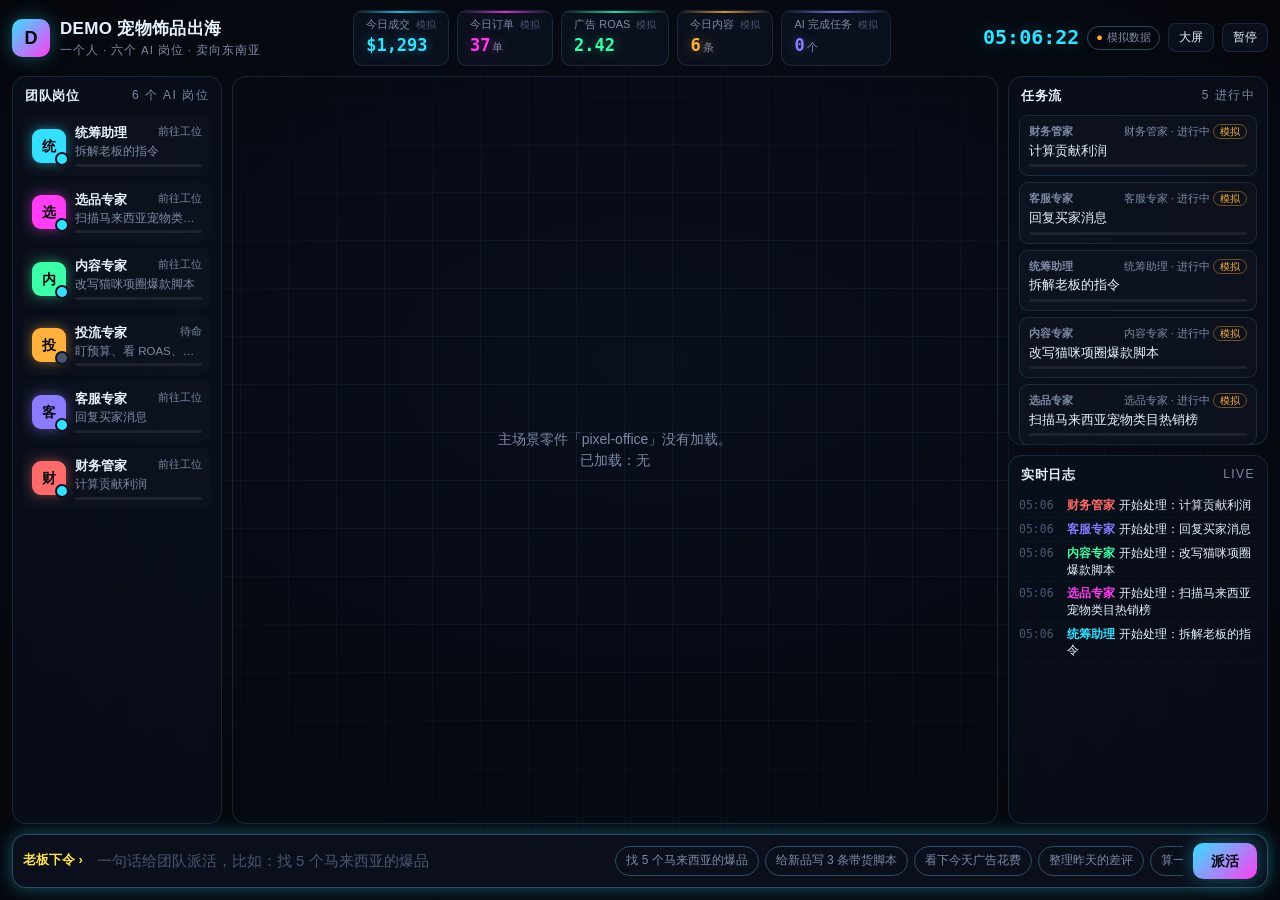
<file: skills/cap-tiktok-workbench/assets/starter/index.html>
<!doctype html>
<html lang="zh-CN">
<head>
  <meta charset="utf-8" />
  <meta name="viewport" content="width=device-width, initial-scale=1" />
  <title>OPC 工作台</title>
  <link rel="stylesheet" href="core/shell.css" />
  <!-- 老板自己的样式 custom/custom.css：由生成器按文件是否存在写入 -->
  <!-- CUSTOM-CSS:BEGIN -->
  <!-- CUSTOM-CSS:END -->
</head>
<body>
  <div class="wb" id="wb"></div>

  <!-- 运行核心与插座（不要改顺序） -->
  <script src="core/state.js"></script>
  <script src="sources/sim.js"></script>
  <script src="core/fx.js"></script>
  <script src="sources/live-json.js"></script>

  <!-- 公司配置：由视觉卡、公司卡生成，改名字、岗位、KPI、风格都在这个文件 -->
  <script src="data/company.js"></script>
  <!-- 看图挑选页的临时预览（地址不带 ?preview 时什么都不做） -->
  <script src="core/preview.js"></script>

  <!-- 零件：由 scripts/new_workbench.py 按配置写入 -->
  <!-- PARTS:BEGIN -->
  <!-- PARTS:END -->

  <script src="core/shell.js"></script>

  <!-- 老板自己的脚本 custom/custom.js：由生成器按文件是否存在写入 -->
  <!-- CUSTOM-JS:BEGIN -->
  <!-- CUSTOM-JS:END -->
</body>
</html>
</file>
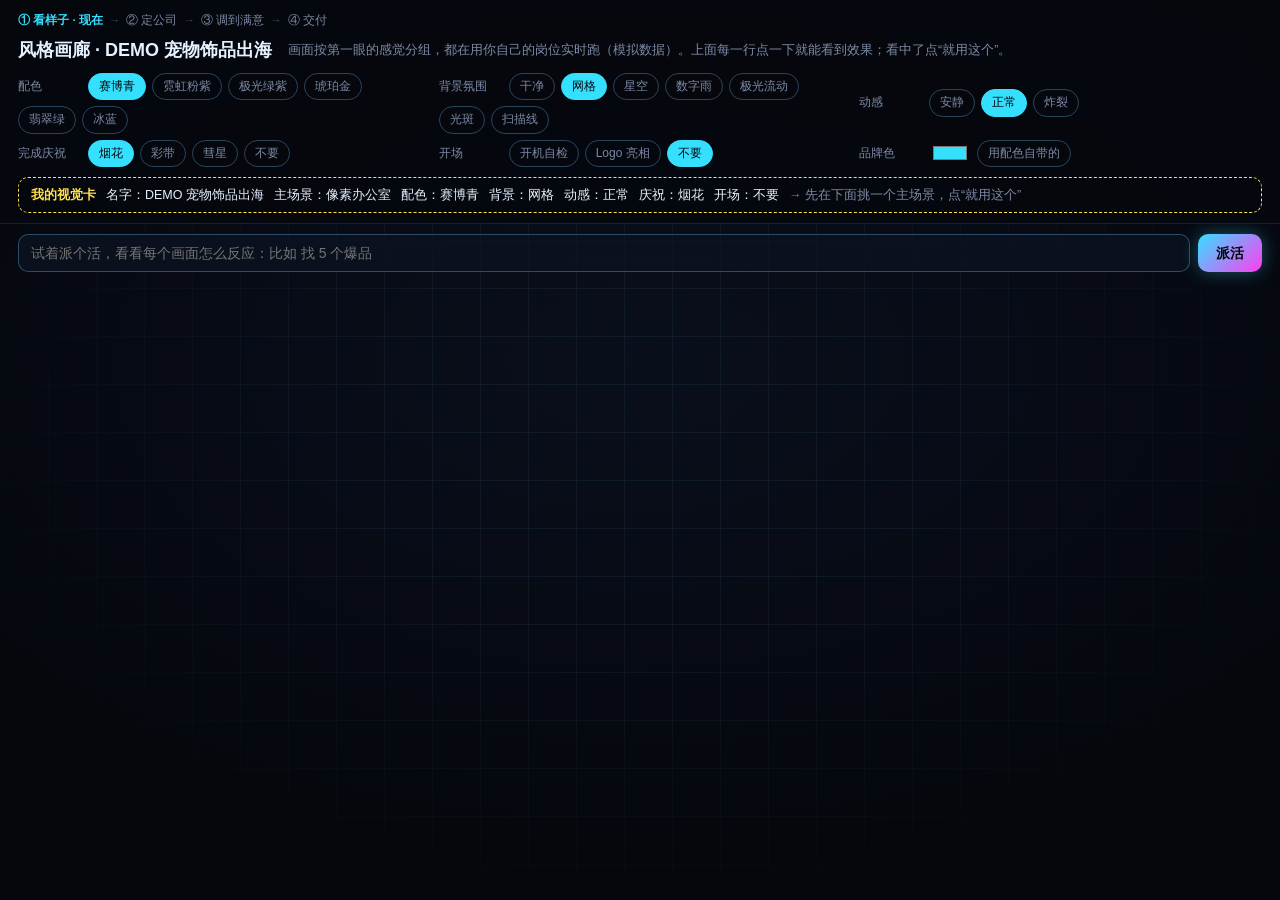
<file: skills/cap-tiktok-workbench/assets/starter/gallery.html>
<!doctype html>
<html lang="zh-CN">
<head>
  <meta charset="utf-8" />
  <meta name="viewport" content="width=device-width, initial-scale=1" />
  <title>风格画廊 · OPC 工作台</title>
  <link rel="stylesheet" href="core/shell.css" />
  <style>
    /* 画廊整页滚动：body 不能固定一屏高，否则顶部控制台滚过一屏就跟着走了 */
    html, body { height: auto; min-height: 100%; }
    body { overflow: visible; }
    .g-top { position: sticky; top: 0; z-index: 20; padding: 12px 18px 10px; background: color-mix(in srgb, var(--bg) 86%, transparent); backdrop-filter: blur(12px); border-bottom: 1px solid var(--line); }
    .g-row1 { display: flex; flex-wrap: wrap; align-items: center; gap: 8px 16px; }
    .g-top h1 { margin: 0; font-size: 18px; }
    .g-top p { margin: 0; color: var(--muted); font-size: 12.5px; flex: 1; min-width: 240px; }
    .g-console { display: grid; grid-template-columns: repeat(auto-fit, minmax(300px, 1fr)); gap: 6px 18px; margin-top: 10px; }
    .g-dim { display: flex; align-items: center; gap: 6px; flex-wrap: wrap; }
    .g-dim > span { font-size: 12px; color: var(--muted); width: 64px; flex-shrink: 0; }
    .g-dim button { padding: 4px 10px; border-radius: 99px; border: 1px solid var(--line-strong); background: transparent; cursor: pointer; font-size: 12px; color: var(--muted); }
    .g-dim button.on { color: var(--bg); background: var(--accent); border-color: var(--accent); }
    .g-card { margin-top: 10px; display: flex; flex-wrap: wrap; align-items: center; gap: 10px; padding: 8px 12px; border-radius: 10px; border: 1px dashed var(--boss); font-size: 12.5px; }
    .g-card b { color: var(--boss); }
    .g-card code { color: var(--text); }
    .g-grid { position: relative; z-index: 1; display: grid; grid-template-columns: repeat(auto-fill, minmax(min(100%, 560px), 1fr)); gap: 14px; padding: 14px 18px 40px; }
    .g-tile { position: relative; border: 1px solid var(--line); border-radius: 14px; background: var(--panel); overflow: hidden; display: grid; grid-template-rows: auto 380px; }
    .g-h { display: flex; align-items: center; gap: 10px; padding: 10px 12px; border-bottom: 1px solid var(--line); }
    .g-h b { font-size: 15px; }
    .g-h span { color: var(--muted); font-size: 12px; flex: 1; }
    .g-h button { padding: 5px 12px; border-radius: 8px; border: 1px solid var(--accent); background: transparent; color: var(--accent); cursor: pointer; font-size: 12px; }
    .g-tile.picked { border-color: var(--boss); box-shadow: 0 0 22px color-mix(in srgb, var(--boss) 30%, transparent); }
    .g-tile.picked .g-h button { background: var(--boss); color: var(--bg); border-color: var(--boss); }
    .g-stage { position: relative; }
    body.fx-on .g-tile { background: color-mix(in srgb, var(--panel-solid) 30%, transparent); }
    .g-group { grid-column: 1 / -1; display: flex; flex-wrap: wrap; align-items: baseline; gap: 4px 12px; margin-top: 8px; padding-bottom: 6px; border-bottom: 1px solid var(--line); }
    .g-group b { font-size: 18px; color: var(--accent); }
    .g-group span { color: var(--muted); font-size: 13px; }
    .g-cmd { position: relative; z-index: 1; display: flex; gap: 8px; padding: 10px 18px 0; }
    .g-cmd input { flex: 1; background: var(--panel); border: 1px solid var(--line-strong); border-radius: 10px; padding: 8px 12px; color: var(--text); font: inherit; }
  </style>
</head>
<body>
  <header class="g-top">
    <nav class="wb-road" aria-label="四步路线"><b>① 看样子 · 现在</b><i>→</i><span>② 定公司</span><i>→</i><span>③ 调到满意</span><i>→</i><span>④ 交付</span></nav>
    <div class="g-row1">
      <h1 id="g-title">风格画廊</h1>
      <p>画面按第一眼的感觉分组，都在用你自己的岗位实时跑（模拟数据）。上面每一行点一下就能看到效果；看中了点“就用这个”。</p>
    </div>
    <div class="g-console" id="g-console"></div>
    <div class="g-card" id="g-card"></div>
  </header>
  <div class="g-cmd"><input id="g-input" placeholder="试着派个活，看看每个画面怎么反应：比如 找 5 个爆品" /><button class="go" id="g-go">派活</button></div>
  <main class="g-grid" id="g-grid"></main>

  <script src="core/state.js"></script>
  <script src="sources/sim.js"></script>
  <script src="core/fx.js"></script>
  <script src="data/company.js"></script>
  <!-- PARTS:BEGIN -->
  <!-- PARTS:END -->
  <script>
  (function () {
    var WB = window.Workbench, FX = window.WorkbenchFX, cfg = window.WB_COMPANY;
    cfg.theme = cfg.theme || {};
    var th = cfg.theme;
    th.palette = th.palette || 'cyber';
    th.fx = th.fx == null ? ['grid'] : [].concat(th.fx);
    th.motion = th.motion || 'normal';
    th.celebrate = th.celebrate || 'fireworks';
    th.opening = th.opening || 'none';
    WB.init(cfg);
    // 画廊按“第一眼气质”分组：问老板的每个选项都要能在这一页上找到同名的组、画面或按钮
    // 每个画面只属于一组；分组和 references/visual-discovery.md 的“气质 → 候选”表保持一致
    var GROUPS = [
      ['warm', '温暖有人味', '像一间真的公司，有人在干活'],
      ['club', '潮酷夜店', '霓虹和星光，第一眼最抓人'],
      ['tech', '科技冷酷', '像数据中心、指挥舱'],
      ['calm', '高级沉稳', '安静、有质感，适合放给别人看'],
      ['more', '更多画面', '后来装进零件库的画面']
    ];
    var SCENES = {
      'pixel-office': ['像素办公室', 'warm', '小人走来走去，接活回工位，干完去老板桌前汇报'],
      'globe': ['全球市场', 'warm', '点阵世界地图，每干完一个活就有光弧飞向一个市场'],
      'neon-grid': ['霓虹赛博', 'club', '霓虹框、透视网格、电路脉冲和数字雨'],
      'neural-galaxy': ['神经星河', 'club', '深空里的星球和光纤，越忙的岗位越亮'],
      'data-vortex': ['数据漩涡', 'tech', '发光核心外一圈圈轨道，任务绕圈做完旋进中心'],
      'node-matrix': ['信号总线', 'tech', '彩虹总线连着数字卡和岗位卡，光点来回跑'],
      'energy-flow': ['能量流体', 'calm', '彩色能量带从老板流向各岗位，再流向成果'],
      'pipeline': ['流水线', 'calm', '任务卡一列列从左往右走，最清楚']
    };
    // 点“就用这个”后按组自动配好背景、动感、庆祝（和 references/visual-discovery.md 的“气质 → 自动配置”表一致）
    // 老板在顶上控制台自己点过的那几项保持不变
    var GROUP_LOOK = {
      warm: { fx: ['bokeh'], motion: 'normal', celebrate: 'confetti' },
      club: { fx: ['scan', 'stars'], motion: 'wild', celebrate: 'fireworks' },
      tech: { fx: ['grid', 'rain'], motion: 'normal', celebrate: 'comet' },
      calm: { fx: ['aurora'], motion: 'calm', celebrate: 'confetti' }
    };
    var touched = {};
    var names = {};
    Object.keys(SCENES).forEach(function (k) { names[k] = SCENES[k][0]; });
    var grid = document.getElementById('g-grid'), insts = [];
    document.getElementById('g-title').textContent = '风格画廊 · ' + ((cfg.company && cfg.company.name) || '我的 OPC 公司');

    var DIMS = [
      { key: 'palette', label: '配色', opts: [['cyber', '赛博青'], ['neon', '霓虹粉紫'], ['aurora', '极光绿紫'], ['amber', '琥珀金'], ['jade', '翡翠绿'], ['ice', '冰蓝']] },
      { key: 'fx', label: '背景氛围', multi: true, opts: [['none', '干净'], ['grid', '网格'], ['stars', '星空'], ['rain', '数字雨'], ['aurora', '极光流动'], ['bokeh', '光斑'], ['scan', '扫描线']] },
      { key: 'motion', label: '动感', opts: [['calm', '安静'], ['normal', '正常'], ['wild', '炸裂']] },
      { key: 'celebrate', label: '完成庆祝', opts: [['fireworks', '烟花'], ['confetti', '彩带'], ['comet', '彗星'], ['none', '不要']] },
      { key: 'opening', label: '开场', opts: [['boot', '开机自检'], ['reveal', 'Logo 亮相'], ['none', '不要']] }
    ];

    function applyAll(remount) {
      document.documentElement.setAttribute('data-palette', th.palette);
      document.documentElement.removeAttribute('style');
      if (FX) { FX.applyBrand(th); FX.background(th); }
      if (remount) mountAll();
      card();
    }

    function consoleUI() {
      var box = document.getElementById('g-console');
      box.innerHTML = '';
      DIMS.forEach(function (d) {
        var row = document.createElement('div'); row.className = 'g-dim';
        row.innerHTML = '<span>' + d.label + '</span>';
        d.opts.forEach(function (o) {
          var b = document.createElement('button'); b.textContent = o[1];
          var on = d.multi ? (o[0] === 'none' ? th[d.key].length === 0 : th[d.key].indexOf(o[0]) !== -1) : th[d.key] === o[0];
          if (on) b.className = 'on';
          b.addEventListener('click', function () {
            touched[d.key] = true;
            if (d.multi && o[0] === 'none') th[d.key] = [];
            else if (d.multi) {
              var i = th[d.key].indexOf(o[0]);
              if (i === -1) th[d.key].push(o[0]); else th[d.key].splice(i, 1);
            } else th[d.key] = o[0];
            consoleUI();
            if (d.key === 'palette') applyAll(true);
            else if (d.key === 'fx' || d.key === 'motion') applyAll(false);
            else card();
            if (d.key === 'celebrate' && FX) FX.celebrate(o[0]);
            if (d.key === 'opening' && FX) FX.opening(o[0], cfg);
          });
          row.appendChild(b);
        });
        box.appendChild(row);
      });
      var brand = document.createElement('div'); brand.className = 'g-dim';
      brand.innerHTML = '<span>品牌色</span><input type="color" id="g-brand" value="' + (th.accent || '#35e0ff') + '" style="width:42px;height:24px;border:0;background:transparent;cursor:pointer" /><button id="g-brand-x">用配色自带的</button>';
      box.appendChild(brand);
      brand.querySelector('#g-brand').addEventListener('input', function (e) { th.accent = e.target.value; applyAll(false); });
      brand.querySelector('#g-brand-x').addEventListener('click', function () { delete th.accent; applyAll(false); consoleUI(); });
    }

    function esc(s) { return String(s).replace(/[&<>"']/g, function (c) { return { '&': '&amp;', '<': '&lt;', '>': '&gt;', '"': '&quot;', "'": '&#39;' }[c]; }); }
    function card() {
      var pick = function (k) { var d = DIMS.find(function (x) { return x.key === k; }); return [].concat(th[k]).map(function (v) { var o = d.opts.find(function (x) { return x[0] === v; }); return o ? o[1] : v; }).join('+') || '干净'; };
      document.getElementById('g-card').innerHTML = '<b>我的视觉卡</b><span>名字：' + esc((cfg.company && cfg.company.name) || '我的 OPC 公司') + '</span><span>主场景：' + (names[th.main_scene] || '还没选') + '</span><span>配色：' + pick('palette') +
        (th.accent ? '</span><span>品牌色：' + th.accent : '') + '</span><span>背景：' + pick('fx') + '</span><span>动感：' + pick('motion') + '</span><span>庆祝：' + pick('celebrate') + '</span><span>开场：' + pick('opening') +
        '</span>' + (th._picked ? '<a class="go" style="text-decoration:none;padding:6px 14px;border-radius:9px" href="pick.html?' + new URLSearchParams({ scene: th.main_scene, palette: th.palette, fx: th.fx.join(','), motion: th.motion, celebrate: th.celebrate, opening: th.opening, accent: th.accent || '' }).toString() + '">下一步：挑配色 →</a>' : '<span style="color:var(--muted)">→ 先在下面挑一个主场景，点“就用这个”</span>');
    }

    function mountAll() {
      insts.forEach(function (x) { if (x.inst && x.inst.destroy) x.inst.destroy(); });
      insts = []; grid.innerHTML = '';
      var ids = WB.partIds();
      GROUPS.forEach(function (g) {
        var members = g[0] === 'more'
          ? ids.filter(function (id) { return !SCENES[id]; })
          : Object.keys(SCENES).filter(function (id) { return SCENES[id][1] === g[0] && ids.indexOf(id) !== -1; });
        if (!members.length) return;
        var head = document.createElement('div'); head.className = 'g-group';
        head.innerHTML = '<b>' + g[1] + '</b><span>' + g[2] + '</span>';
        grid.appendChild(head);
        members.forEach(mountTile);
      });
    }

    function mountTile(id) {
        var s = SCENES[id] || [id, 'more', ''];
        var tile = document.createElement('section');
        tile.className = 'g-tile' + (th.main_scene === id && th._picked ? ' picked' : '');
        tile.title = id;
        tile.innerHTML = '<div class="g-h"><b>' + s[0] + '</b><span>' + s[2] + '</span><button>就用这个</button></div><div class="g-stage"><div class="stage-host"></div></div>';
        grid.appendChild(tile);
        tile.querySelector('button').addEventListener('click', function () {
          document.querySelectorAll('.g-tile').forEach(function (t) { t.classList.remove('picked'); });
          tile.classList.add('picked'); th.main_scene = id; th._picked = true;
          var look = GROUP_LOOK[s[1]];
          if (look) {
            ['fx', 'motion', 'celebrate'].forEach(function (k) { if (!touched[k]) th[k] = k === 'fx' ? look.fx.slice() : look[k]; });
            if (!touched.opening) th.opening = 'boot';
            consoleUI(); applyAll(false);
          } else card();
          if (FX) FX.celebrate(th.celebrate);
        });
        var host = tile.querySelector('.stage-host');
        insts.push({ id: id, inst: WB.part(id).mount(host, WB, { mode: 'main' }) || {} });
    }

    function send() {
      var input = document.getElementById('g-input'), text = input.value.trim();
      if (!text) return;
      var res = WB.dispatch(text);
      if (!res.ok) WB.dispatch(text, cfg.roles[0].id);
      input.value = '';
    }
    document.getElementById('g-go').addEventListener('click', send);
    document.getElementById('g-input').addEventListener('keydown', function (e) { if (e.key === 'Enter' && !e.isComposing) send(); });
    window.addEventListener('resize', function () { insts.forEach(function (x) { if (x.inst.resize) x.inst.resize(); }); });
    WB.on('task', function (t) { if (t.status === 'done' && t.origin === 'boss' && FX) FX.celebrate(th.celebrate); });

    consoleUI();
    applyAll(true);
    WB.source('sim')(WB).start();
  })();
  </script>
</body>
</html>
</file>
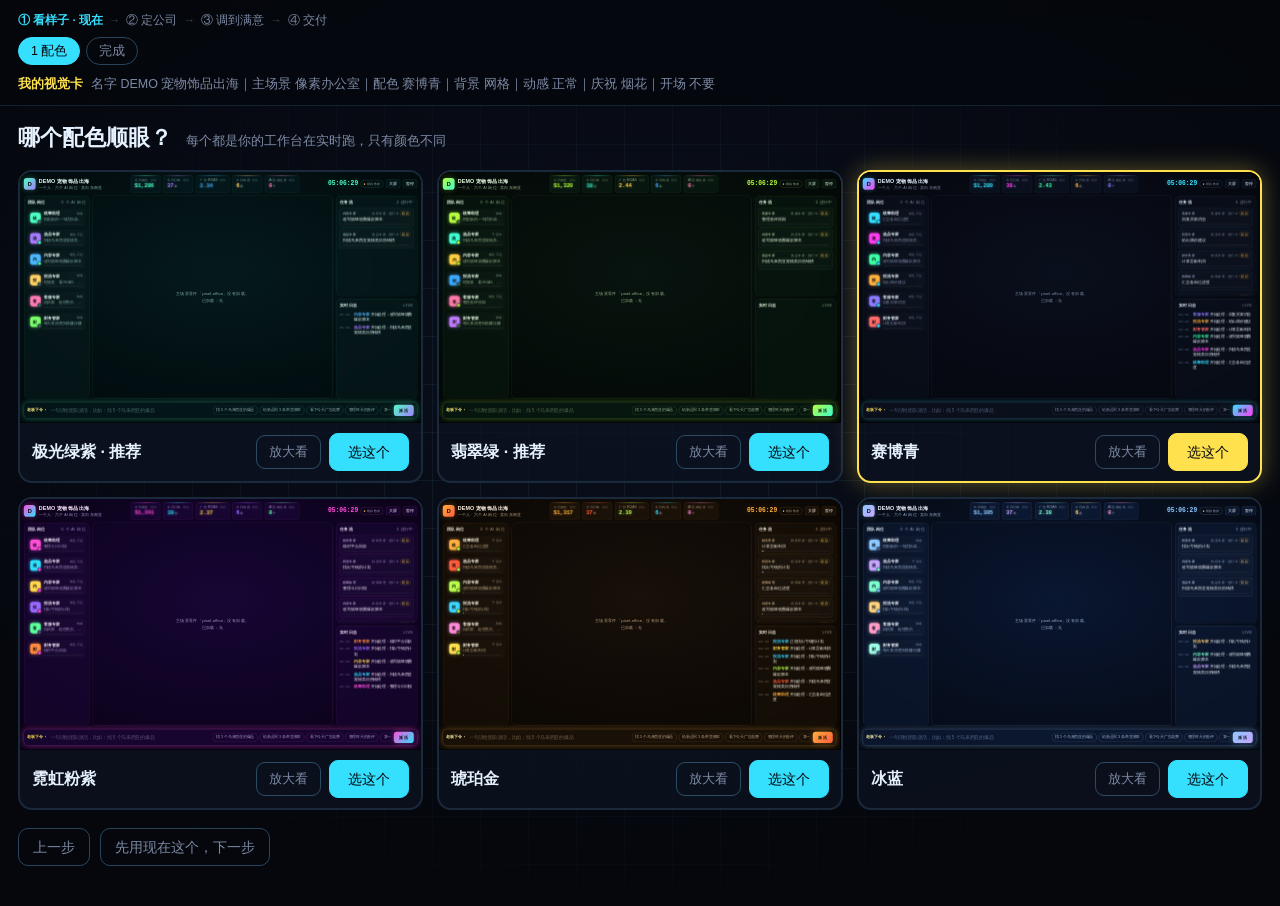
<file: skills/cap-tiktok-workbench/assets/starter/pick.html>
<!doctype html>
<html lang="zh-CN">
<head>
  <meta charset="utf-8" />
  <meta name="viewport" content="width=device-width, initial-scale=1" />
  <title>看图挑选 · OPC 工作台</title>
  <link rel="stylesheet" href="core/shell.css" />
  <style>
    html, body { height: auto; min-height: 100%; }
    body { overflow: visible; }
    .p-top { position: sticky; top: 0; z-index: 20; padding: 12px 18px; background: color-mix(in srgb, var(--bg) 88%, transparent); backdrop-filter: blur(12px); border-bottom: 1px solid var(--line); }
    .p-steps { display: flex; flex-wrap: wrap; gap: 6px; }
    .p-steps span { padding: 4px 12px; border-radius: 99px; border: 1px solid var(--line-strong); font-size: 12.5px; color: var(--muted); }
    .p-steps span.done { color: var(--text); border-color: var(--accent); }
    .p-steps span.now { color: var(--bg); background: var(--accent); border-color: var(--accent); }
    .p-card { margin-top: 10px; font-size: 12.5px; color: var(--muted); }
    .p-card b { color: var(--boss); margin-right: 8px; }
    .p-q { position: relative; z-index: 1; display: flex; flex-wrap: wrap; align-items: baseline; gap: 6px 14px; padding: 16px 18px 4px; }
    .p-q h1 { margin: 0; font-size: 22px; }
    .p-q span { color: var(--muted); font-size: 13px; }
    .p-grid { position: relative; z-index: 1; display: grid; grid-template-columns: repeat(auto-fill, minmax(min(100%, 340px), 1fr)); gap: 14px; padding: 12px 18px 18px; }
    .p-tile { border: 2px solid var(--line); border-radius: 14px; background: var(--panel); overflow: hidden; display: flex; flex-direction: column; }
    .p-tile.big { grid-column: 1 / -1; }
    .p-tile.picked { border-color: var(--boss); box-shadow: 0 0 24px color-mix(in srgb, var(--boss) 35%, transparent); }
    .p-view { position: relative; aspect-ratio: 16 / 10; overflow: hidden; background: #000; }
    .p-view iframe { position: absolute; left: 0; top: 0; width: 1280px; height: 800px; border: 0; transform-origin: 0 0; pointer-events: none; }
    .p-bar { display: flex; align-items: center; gap: 8px; padding: 10px 12px; }
    .p-bar b { flex: 1; font-size: 16px; }
    .p-bar button { padding: 7px 12px; border-radius: 9px; border: 1px solid var(--line-strong); background: transparent; color: var(--muted); cursor: pointer; font-size: 12.5px; }
    .p-bar button.pick { padding: 8px 18px; border-color: var(--accent); background: var(--accent); color: var(--bg); font-size: 14px; }
    .p-tile.picked .p-bar button.pick { background: var(--boss); border-color: var(--boss); }
    .p-nav { position: relative; z-index: 1; display: flex; gap: 10px; padding: 0 18px 40px; }
    .p-nav button { padding: 8px 14px; border-radius: 10px; border: 1px solid var(--line-strong); background: transparent; color: var(--muted); cursor: pointer; }
    .p-done { grid-column: 1 / -1; position: relative; z-index: 1; padding: 18px; border-radius: 14px; border: 1px dashed var(--boss); }
    .p-done p { margin: 8px 0; }
    .p-done code { color: var(--text); font-size: 14px; }
  </style>
</head>
<body>
  <header class="p-top">
    <nav class="wb-road" aria-label="四步路线"><b>① 看样子 · 现在</b><i>→</i><span>② 定公司</span><i>→</i><span>③ 调到满意</span><i>→</i><span>④ 交付</span></nav>
    <div class="p-steps" id="p-steps"></div>
    <div class="p-card" id="p-card"></div>
  </header>
  <div class="p-q"><h1 id="p-title"></h1><span id="p-hint"></span></div>
  <main class="p-grid" id="p-grid"></main>
  <div class="p-nav" id="p-nav"><button id="p-back">上一步</button><button id="p-skip">先用现在这个，下一步</button></div>

  <script src="data/company.js"></script>
  <script>
  (function () {
    var cfg = window.WB_COMPANY || {}, base = cfg.theme || {}, q = new URLSearchParams(location.search);
    var NAME = (cfg.company && cfg.company.name) || '我的 OPC 公司';
    function esc(s) { return String(s).replace(/[&<>"']/g, function (c) { return { '&': '&amp;', '<': '&lt;', '>': '&gt;', '"': '&quot;', "'": '&#39;' }[c]; }); }
    var SCENES = { 'pixel-office': '像素办公室', 'globe': '全球市场', 'neon-grid': '霓虹赛博', 'neural-galaxy': '神经星河', 'data-vortex': '数据漩涡', 'node-matrix': '信号总线', 'energy-flow': '能量流体', 'pipeline': '流水线' };
    // 从风格画廊带过来的选择优先，其次是公司配置
    var pick = {
      main_scene: q.get('scene') || base.main_scene || 'pixel-office',
      palette: q.get('palette') || base.palette || 'cyber',
      fx: q.has('fx') ? (q.get('fx') ? q.get('fx').split(',') : []) : (base.fx == null ? ['grid'] : [].concat(base.fx)),
      motion: q.get('motion') || base.motion || 'normal',
      celebrate: q.get('celebrate') || base.celebrate || 'fireworks',
      opening: q.get('opening') || base.opening || 'none'
    };
    var acc0 = q.has('accent') ? q.get('accent') : base.accent;
    if (acc0 && /^#[0-9a-fA-F]{6}$/.test(acc0)) pick.accent = acc0;
    // 每一步的选项名字和风格画廊顶部控制台的按钮名一致
    var ALL_STEPS = [
      { key: 'palette', name: '配色', title: '哪个配色顺眼？', hint: '每个都是你的工作台在实时跑，只有颜色不同',
        opts: [['cyber', '赛博青'], ['neon', '霓虹粉紫'], ['aurora', '极光绿紫'], ['amber', '琥珀金'], ['jade', '翡翠绿'], ['ice', '冰蓝']] },
      { key: 'fx', name: '背景', title: '背景要什么氛围？', hint: '看画面后面和空白处',
        opts: [[['grid', 'rain'], '网格 + 数字雨'], [['grid', 'stars'], '网格 + 星空'], [['aurora'], '极光流动'], [['bokeh'], '光斑'], [['stars', 'scan'], '星空 + 扫描线'], [[], '干净']] },
      { key: 'motion', name: '动感', title: '整体要安静一点，还是炸一点？', hint: '看线条和小光点跑得多快',
        opts: [['calm', '安静'], ['normal', '正常'], ['wild', '炸裂']] },
      { key: 'celebrate', name: '庆祝', title: '小人干完你派的活，放什么特效？', hint: '每隔几秒自动放一次',
        opts: [['fireworks', '烟花'], ['confetti', '彩带'], ['comet', '彗星'], ['none', '不要']] },
      { key: 'opening', name: '开场', title: '每次打开工作台，要不要开场？', hint: '点“再播一次”重新看',
        opts: [['boot', '开机自检'], ['reveal', 'Logo 亮相'], ['none', '不要']] }
    ];
    var STEPS = ALL_STEPS.slice();
    // 默认只挑配色；第 3 步要并排比别的，用 pick.html?steps=fx,motion,celebrate,opening
    var want = (q.get('steps') || 'palette').split(',');
    STEPS = STEPS.filter(function (s) { return want.indexOf(s.key) !== -1; });
    if (!STEPS.length) STEPS = ALL_STEPS.slice(0, 1);
    // 这个画面所在组推荐的配色排在前面（和 references/visual-discovery.md 的“气质 → 自动配置”表一致）
    var GROUP_PALETTES = { 'pixel-office': ['aurora', 'jade'], 'globe': ['aurora', 'jade'], 'neon-grid': ['neon'], 'neural-galaxy': ['neon'],
      'data-vortex': ['cyber', 'ice'], 'node-matrix': ['cyber', 'ice'], 'energy-flow': ['amber', 'ice'], 'pipeline': ['amber', 'ice'] };
    var REC = GROUP_PALETTES[pick.main_scene] || [];
    STEPS.forEach(function (s) {
      if (s.key !== 'palette') return;
      s.opts = s.opts.filter(function (o) { return REC.indexOf(o[0]) !== -1; }).sort(function (a, b) { return REC.indexOf(a[0]) - REC.indexOf(b[0]); })
        .concat(s.opts.filter(function (o) { return REC.indexOf(o[0]) === -1; }));
    });
    var step = 0, frames = [], timer = null;
    var grid = document.getElementById('p-grid');

    function same(a, b) { return JSON.stringify(a) === JSON.stringify(b); }
    function labelOf(key, val) {
      var s = ALL_STEPS.filter(function (x) { return x.key === key; })[0];
      var o = s.opts.filter(function (x) { return same(x[0], val); })[0];
      var FXN = { grid: '网格', stars: '星空', rain: '数字雨', aurora: '极光流动', bokeh: '光斑', scan: '扫描线' };
      return o ? o[1] : (key === 'fx' ? [].concat(val).map(function (v) { return FXN[v] || v; }).join(' + ') || '干净' : val);
    }
    function src(over) {
      var t = Object.assign({}, pick, over), p = new URLSearchParams();
      p.set('preview', '1'); p.set('scene', t.main_scene); p.set('palette', t.palette); p.set('fx', [].concat(t.fx).join(','));
      p.set('motion', t.motion); p.set('celebrate', t.celebrate);
      p.set('opening', over.opening !== undefined ? t.opening : 'none');
      if (t.accent) p.set('accent', t.accent);
      return 'index.html?' + p.toString();
    }
    function cardLine() {
      return '名字 ' + NAME + '｜主场景 ' + (SCENES[pick.main_scene] || pick.main_scene) + '｜配色 ' + labelOf('palette', pick.palette) + (pick.accent ? '（品牌色 ' + pick.accent + '）' : '') +
        '｜背景 ' + labelOf('fx', pick.fx) + '｜动感 ' + labelOf('motion', pick.motion) + '｜庆祝 ' + labelOf('celebrate', pick.celebrate) + '｜开场 ' + labelOf('opening', pick.opening);
    }
    function header() {
      document.documentElement.setAttribute('data-palette', pick.palette);
      document.getElementById('p-steps').innerHTML = STEPS.map(function (s, i) {
        return '<span class="' + (i < step ? 'done' : i === step ? 'now' : '') + '">' + (i + 1) + ' ' + s.name + (i < step ? ' ✓' : '') + '</span>';
      }).join('') + '<span class="' + (step >= STEPS.length ? 'now' : '') + '">完成</span>';
      document.getElementById('p-card').innerHTML = '<b>我的视觉卡</b>' + esc(cardLine());
    }
    function fit() {
      frames.forEach(function (f) { var w = f.parentNode.clientWidth; f.style.transform = 'scale(' + (w / 1280) + ')'; });
    }
    function clear() { if (timer) clearInterval(timer); timer = null; frames = []; grid.innerHTML = ''; }

    function render() {
      clear(); header(); window.scrollTo(0, 0);
      var nav = document.getElementById('p-nav');
      if (step >= STEPS.length) return finish();
      nav.style.display = '';
      var s = STEPS[step];
      document.getElementById('p-title').textContent = s.title;
      document.getElementById('p-hint').textContent = s.hint;
      s.opts.forEach(function (o) {
        var over = {}; over[s.key] = o[0];
        var tile = document.createElement('section');
        tile.className = 'p-tile' + (same(pick[s.key], o[0]) ? ' picked' : '');
        var extra = s.key === 'opening' && o[0] !== 'none' ? '<button class="again">再播一次</button>' : '';
        tile.innerHTML = '<div class="p-view"><iframe loading="lazy" title="' + o[1] + '"></iframe></div>' +
          '<div class="p-bar"><b>' + o[1] + (s.key === 'palette' && REC.indexOf(o[0]) !== -1 ? ' · 推荐' : '') + '</b>' + extra + '<button class="zoom">放大看</button><button class="pick">选这个</button></div>';
        grid.appendChild(tile);
        var f = tile.querySelector('iframe'); f.src = src(over); f._kind = o[0]; frames.push(f);
        tile.querySelector('.zoom').addEventListener('click', function (e) {
          tile.classList.toggle('big'); e.target.textContent = tile.classList.contains('big') ? '缩小' : '放大看'; fit();
        });
        if (extra) tile.querySelector('.again').addEventListener('click', function () { f.src = src(over); });
        tile.querySelector('.pick').addEventListener('click', function () {
          pick[s.key] = o[0];
          grid.querySelectorAll('.p-tile').forEach(function (t) { t.classList.remove('picked'); });
          tile.classList.add('picked'); header();
          setTimeout(function () { step++; render(); }, 450);
        });
      });
      fit();
      if (s.key === 'celebrate') {
        timer = setInterval(function () {
          frames.forEach(function (f) { if (f.contentWindow) f.contentWindow.postMessage({ wb: 'celebrate', kind: f._kind }, '*'); });
        }, 3200);
      }
    }

    function finish() {
      document.getElementById('p-nav').style.display = 'none';
      document.getElementById('p-title').textContent = '视觉挑好了';
      document.getElementById('p-hint').textContent = '下面是你选的样子，随时还能换';
      var line = '我的视觉卡：' + cardLine();
      window.WB_PICK = { theme: JSON.parse(JSON.stringify(pick)), line: line, done: true };
      try { localStorage.setItem('wb-visual-card', JSON.stringify(window.WB_PICK)); } catch (e) {}
      var box = document.createElement('div'); box.className = 'p-done';
      box.innerHTML = '<p><code></code></p><p>回到对话，跟 Claude 说一声“选好了”就行。Claude 看不到这个页面时，点下面按钮复制这一行发过去。</p>' +
        '<p><button class="go" id="p-copy">复制这一行</button> <button class="go" id="p-redo">重新挑</button></p>';
      box.querySelector('code').textContent = line;
      grid.appendChild(box);
      var tile = document.createElement('section'); tile.className = 'p-tile big picked';
      tile.innerHTML = '<div class="p-view"><iframe title="最终效果"></iframe></div>';
      grid.appendChild(tile);
      var f = tile.querySelector('iframe'); f.src = src({ opening: pick.opening }); frames.push(f); fit();
      box.querySelector('#p-copy').addEventListener('click', function (e) {
        try { navigator.clipboard.writeText(line).then(function () { e.target.textContent = '已复制'; }); } catch (err) { e.target.textContent = '复制不了，请手动选中上面那行'; }
      });
      box.querySelector('#p-redo').addEventListener('click', function () { step = 0; render(); });
    }

    document.getElementById('p-back').addEventListener('click', function () { if (step > 0) { step--; render(); } });
    document.getElementById('p-skip').addEventListener('click', function () { step++; render(); });
    window.addEventListener('resize', fit);
    render();
  })();
  </script>
</body>
</html>
</file>
<file: skills/cap-tiktok-workbench/assets/starter/core/shell.css>
/* 工作台外壳。配色只在 [data-palette] 里定义，零件通过 CSS 变量取色。 */
:root, [data-palette="cyber"] {
  --bg: #05070d; --bg2: #0a0f1c; --panel: rgba(12, 18, 32, .78); --panel-solid: #0c1220;
  --line: rgba(120, 200, 255, .14); --line-strong: rgba(120, 200, 255, .32);
  --text: #e6f1ff; --muted: #7d8aa5; --dim: #4a5670;
  --accent: #35e0ff; --accent2: #ff3df2; --ok: #3dffa8; --warn: #ffb03d; --bad: #ff4d6d; --boss: #ffe14d;
  --c1: #35e0ff; --c2: #ff3df2; --c3: #3dffa8; --c4: #ffb03d; --c5: #8b7bff; --c6: #ff6b6b;
  --glow: 0 0 18px rgba(53, 224, 255, .35);
}
[data-palette="neon"] {
  --bg: #0b0218; --bg2: #160634; --panel: rgba(28, 8, 56, .74); --panel-solid: #1a0838;
  --line: rgba(255, 90, 220, .18); --line-strong: rgba(255, 90, 220, .42);
  --text: #fbeaff; --muted: #a58bc4; --dim: #5d4a7a;
  --accent: #ff4fd8; --accent2: #2de2ff; --ok: #5bff9c; --warn: #ffd84d; --bad: #ff4d6d; --boss: #ffe14d;
  --c1: #ff4fd8; --c2: #2de2ff; --c3: #ffd84d; --c4: #9b6bff; --c5: #5bff9c; --c6: #ff8a3d;
  --glow: 0 0 22px rgba(255, 79, 216, .4);
}
[data-palette="aurora"] {
  --bg: #020a0c; --bg2: #061a1d; --panel: rgba(6, 26, 30, .76); --panel-solid: #071c20;
  --line: rgba(80, 255, 200, .15); --line-strong: rgba(80, 255, 200, .34);
  --text: #e6fff8; --muted: #7fa8a0; --dim: #3f6660;
  --accent: #4dffc3; --accent2: #a77bff; --ok: #4dffc3; --warn: #ffd166; --bad: #ff5d7a; --boss: #fff07a;
  --c1: #4dffc3; --c2: #a77bff; --c3: #4db8ff; --c4: #ffd166; --c5: #ff7ab6; --c6: #7aff6b;
  --glow: 0 0 20px rgba(77, 255, 195, .32);
}
[data-palette="amber"] {
  --bg: #0a0704; --bg2: #18100a; --panel: rgba(30, 20, 10, .78); --panel-solid: #1c130a;
  --line: rgba(255, 176, 61, .16); --line-strong: rgba(255, 176, 61, .38);
  --text: #fff4e2; --muted: #b39a78; --dim: #6b5940;
  --accent: #ffb03d; --accent2: #ff5d3d; --ok: #b8ff4d; --warn: #ffd84d; --bad: #ff4d4d; --boss: #fff0a8;
  --c1: #ffb03d; --c2: #ff5d3d; --c3: #b8ff4d; --c4: #3dd6ff; --c5: #ff8ad8; --c6: #ffe14d;
  --glow: 0 0 20px rgba(255, 176, 61, .35);
}
[data-palette="jade"] {
  --bg: #030806; --bg2: #08140f; --panel: rgba(10, 26, 18, .78); --panel-solid: #0a1a12;
  --line: rgba(160, 255, 120, .14); --line-strong: rgba(160, 255, 120, .34);
  --text: #eaffe4; --muted: #8fae86; --dim: #4c6646;
  --accent: #b6ff3d; --accent2: #3dffd0; --ok: #b6ff3d; --warn: #ffcf3d; --bad: #ff5d5d; --boss: #fff07a;
  --c1: #b6ff3d; --c2: #3dffd0; --c3: #ffcf3d; --c4: #3da8ff; --c5: #ff7aa8; --c6: #c27bff;
  --glow: 0 0 20px rgba(182, 255, 61, .3);
}
[data-palette="ice"] {
  --bg: #050a14; --bg2: #0b1730; --panel: rgba(14, 28, 56, .72); --panel-solid: #0e1c38;
  --line: rgba(170, 210, 255, .18); --line-strong: rgba(170, 210, 255, .4);
  --text: #f0f6ff; --muted: #93a7c7; --dim: #4f6286;
  --accent: #8cc8ff; --accent2: #c7a6ff; --ok: #7dffcf; --warn: #ffd27d; --bad: #ff7d9b; --boss: #fff2a8;
  --c1: #8cc8ff; --c2: #c7a6ff; --c3: #7dffcf; --c4: #ffd27d; --c5: #ff9ec7; --c6: #9effe8;
  --glow: 0 0 20px rgba(140, 200, 255, .35);
}

* { box-sizing: border-box; }
html, body { height: 100%; margin: 0; }
body {
  background: radial-gradient(1200px 700px at 50% 40%, var(--bg2), var(--bg) 70%) fixed, var(--bg);
  color: var(--text);
  font: 14px/1.45 -apple-system, "PingFang SC", "Hiragino Sans GB", "Microsoft YaHei", "Noto Sans CJK SC", sans-serif;
  overflow: hidden;
}
body::before { /* 背景网格 */
  content: ""; position: fixed; inset: 0; pointer-events: none; opacity: .5;
  background-image: linear-gradient(var(--line) 1px, transparent 1px), linear-gradient(90deg, var(--line) 1px, transparent 1px);
  background-size: 48px 48px;
  mask-image: radial-gradient(ellipse at center, #000 30%, transparent 80%);
  -webkit-mask-image: radial-gradient(ellipse at center, #000 30%, transparent 80%);
}
.mono { font-family: "SF Mono", "JetBrains Mono", "Cascadia Mono", Consolas, monospace; font-variant-numeric: tabular-nums; }
button { font: inherit; color: inherit; }

.wb { position: relative; height: 100vh; display: grid; grid-template-rows: auto 1fr auto; gap: 10px; padding: 10px 12px 12px; }

/* 顶栏 */
.wb-top { display: flex; align-items: center; gap: 14px; min-width: 0; }
.wb-brand { display: flex; align-items: center; gap: 10px; min-width: 0; flex-shrink: 0; }
.wb-mark {
  width: 38px; height: 38px; border-radius: 10px; display: grid; place-items: center; font-weight: 800; font-size: 18px;
  color: var(--bg); background: linear-gradient(135deg, var(--accent), var(--accent2)); box-shadow: var(--glow);
}
.wb-name { font-size: 17px; font-weight: 800; letter-spacing: .02em; white-space: nowrap; }
.wb-slogan { font-size: 11.5px; color: var(--muted); white-space: nowrap; letter-spacing: .08em; }
.wb-kpis { display: flex; gap: 8px; flex: 1; min-width: 0; overflow: hidden; justify-content: center; }
.kpi {
  position: relative; min-width: 108px; padding: 6px 12px 7px; border: 1px solid var(--line); border-radius: 10px;
  background: var(--panel); backdrop-filter: blur(8px); overflow: hidden;
}
.kpi::after { content: ""; position: absolute; left: 0; right: 0; top: 0; height: 2px; background: linear-gradient(90deg, transparent, var(--k, var(--accent)), transparent); opacity: .8; }
.kpi-label { font-size: 11px; color: var(--muted); white-space: nowrap; }
.kpi-value { font-size: 20px; font-weight: 700; color: var(--k, var(--accent)); white-space: nowrap; text-shadow: 0 0 12px color-mix(in srgb, var(--k, var(--accent)) 45%, transparent); }
.kpi-value small { font-size: 11px; color: var(--muted); margin-left: 2px; font-weight: 500; }
.kpi-src { margin-left: 6px; font-size: 9.5px; color: var(--dim); }
.kpi-src.live { color: var(--ok); }
.kpi.bump .kpi-value { animation: bump .5s ease; }
@keyframes bump { 40% { transform: translateY(-2px); filter: brightness(1.6); } }
.wb-tools { display: flex; align-items: center; gap: 8px; flex-shrink: 0; }
.wb-clock { font-size: 20px; font-weight: 700; color: var(--accent); text-shadow: var(--glow); }
.badge { font-size: 11px; padding: 3px 8px; border-radius: 99px; border: 1px solid var(--line-strong); color: var(--muted); white-space: nowrap; }
.badge.sim::before { content: "●"; color: var(--warn); margin-right: 4px; }
.badge.live::before { content: "●"; color: var(--ok); margin-right: 4px; }
.tbtn { padding: 5px 10px; border-radius: 8px; border: 1px solid var(--line); background: var(--panel); cursor: pointer; font-size: 12px; white-space: nowrap; }
.tbtn:hover { border-color: var(--accent); color: var(--accent); }

/* 主体三栏 */
.wb-main { display: grid; grid-template-columns: 236px minmax(0, 1fr) 300px; gap: 10px; min-height: 0; }
.panel { background: var(--panel); border: 1px solid var(--line); border-radius: 14px; backdrop-filter: blur(10px); min-height: 0; display: flex; flex-direction: column; overflow: hidden; }
.panel-h { display: flex; align-items: center; justify-content: space-between; padding: 10px 12px 6px; font-size: 12px; color: var(--muted); letter-spacing: .12em; }
.panel-h b { color: var(--text); letter-spacing: .04em; font-size: 13px; }
.panel-b { overflow: auto; padding: 4px 10px 10px; min-height: 0; flex: 1; scrollbar-width: thin; scrollbar-color: var(--line-strong) transparent; }

.role {
  display: grid; grid-template-columns: 34px 1fr; gap: 9px; align-items: center; padding: 8px; margin-bottom: 6px;
  border: 1px solid transparent; border-radius: 10px; cursor: pointer; transition: .2s; background: rgba(255,255,255,.015);
}
.role:hover, .role.sel { border-color: var(--rc); background: color-mix(in srgb, var(--rc) 8%, transparent); }
.role-av {
  position: relative; width: 34px; height: 34px; border-radius: 9px; display: grid; place-items: center; font-weight: 800;
  color: var(--bg); background: var(--rc); box-shadow: 0 0 12px color-mix(in srgb, var(--rc) 50%, transparent);
}
.role-av::after { content: ""; position: absolute; right: -3px; bottom: -3px; width: 10px; height: 10px; border-radius: 50%; border: 2px solid var(--panel-solid); background: var(--dim); }
.role[data-s="working"] .role-av::after { background: var(--ok); animation: pulse 1.2s infinite; }
.role[data-s="moving"] .role-av::after { background: var(--accent); }
.role[data-s="reporting"] .role-av::after { background: var(--boss); animation: pulse .6s infinite; }
@keyframes pulse { 50% { transform: scale(1.35); opacity: .6; } }
.role-name { font-weight: 700; font-size: 13px; display: flex; justify-content: space-between; gap: 6px; }
.role-name span { font-weight: 400; font-size: 11px; color: var(--muted); white-space: nowrap; }
.role-task { font-size: 11.5px; color: var(--muted); white-space: nowrap; overflow: hidden; text-overflow: ellipsis; }
.bar { height: 3px; border-radius: 3px; background: rgba(255,255,255,.07); overflow: hidden; margin-top: 4px; }
.bar i { display: block; height: 100%; background: linear-gradient(90deg, var(--rc, var(--accent)), color-mix(in srgb, var(--rc, var(--accent)) 40%, white)); transition: width .5s; }

.stage { position: relative; padding: 0; }
.stage-host { position: absolute; inset: 0; }
.stage-host > canvas { display: block; width: 100%; height: 100%; }
.stage-label { position: absolute; right: 14px; bottom: 8px; opacity: .7; font-size: 11px; color: var(--muted); letter-spacing: .14em; pointer-events: none; z-index: 2; }
.stage-empty { position: absolute; inset: 0; display: grid; place-items: center; color: var(--muted); text-align: center; padding: 20px; }

.task { padding: 8px 9px; border-radius: 9px; margin-bottom: 6px; border: 1px solid var(--line); background: rgba(255,255,255,.02); }
.task-top { display: flex; justify-content: space-between; gap: 6px; font-size: 11px; color: var(--muted); }
.task-title { font-size: 12.5px; margin-top: 2px; }
.task[data-origin="boss"] { border-color: color-mix(in srgb, var(--boss) 45%, transparent); }
.task[data-origin="boss"] .task-top b { color: var(--boss); }
.task-result { font-size: 11.5px; color: var(--ok); margin-top: 3px; }
.tag { font-size: 10px; padding: 1px 6px; border-radius: 99px; border: 1px solid var(--line-strong); color: var(--muted); }
.tag.sim { color: var(--warn); border-color: color-mix(in srgb, var(--warn) 40%, transparent); }
.tag.live { color: var(--ok); border-color: color-mix(in srgb, var(--ok) 40%, transparent); }

.logs { font-size: 11.5px; }
.log { display: grid; grid-template-columns: 42px 1fr; gap: 6px; padding: 3px 0; border-bottom: 1px dashed rgba(255,255,255,.04); animation: fadein .4s; }
.log time { color: var(--dim); }
.log b { color: var(--lc, var(--accent)); font-weight: 600; margin-right: 4px; }
.log[data-l="ok"] { color: var(--ok); }
.log[data-l="boss"] { color: var(--boss); }
@keyframes fadein { from { opacity: 0; transform: translateY(-4px); } }
.split { display: grid; grid-template-rows: 1fr 1fr; gap: 10px; min-height: 0; }

/* 派活栏 */
.wb-cmd { display: flex; align-items: center; gap: 10px; padding: 8px 10px; border: 1px solid var(--line-strong); border-radius: 14px; background: var(--panel); box-shadow: var(--glow); }
.wb-cmd-label { color: var(--boss); font-weight: 800; white-space: nowrap; font-size: 13px; }
.wb-cmd input {
  flex: 1; min-width: 120px; background: transparent; border: 0; outline: 0; color: var(--text); font: inherit; font-size: 15px; padding: 6px 4px;
}
.wb-cmd input::placeholder { color: var(--dim); }
.chips { display: flex; gap: 6px; overflow-x: auto; max-width: 46%; scrollbar-width: none; }
.chip { flex-shrink: 0; padding: 5px 10px; border-radius: 99px; border: 1px solid var(--line-strong); background: transparent; cursor: pointer; font-size: 12px; color: var(--muted); }
.chip:hover { color: var(--accent); border-color: var(--accent); }
.go { padding: 8px 18px; border-radius: 10px; border: 0; cursor: pointer; font-weight: 800; color: var(--bg); background: linear-gradient(135deg, var(--accent), var(--accent2)); box-shadow: var(--glow); white-space: nowrap; }
.chooser { position: absolute; left: 12px; right: 12px; bottom: 72px; padding: 10px 12px; border-radius: 12px; border: 1px solid var(--boss); background: var(--panel-solid); display: none; gap: 8px; flex-wrap: wrap; align-items: center; z-index: 30; }
.chooser.show { display: flex; }

/* 岗位抽屉 */
.drawer-mask { position: fixed; inset: 0; background: rgba(0,0,0,.55); backdrop-filter: blur(3px); opacity: 0; pointer-events: none; transition: .25s; z-index: 40; }
.drawer-mask.show { opacity: 1; pointer-events: auto; }
.drawer {
  position: fixed; top: 10px; bottom: 10px; right: 10px; width: min(1180px, calc(100vw - 20px)); z-index: 41;
  transform: translateX(105%); transition: transform .35s cubic-bezier(.2,.8,.2,1);
  display: grid; grid-template-rows: auto 1fr; border-radius: 16px; border: 1px solid var(--line-strong); background: var(--panel-solid); overflow: hidden;
}
.drawer.show { transform: none; }
.drawer-h { display: flex; align-items: center; gap: 12px; padding: 12px 16px; border-bottom: 1px solid var(--line); }
.drawer-h .role-av { width: 42px; height: 42px; font-size: 18px; }
.drawer-title { font-size: 18px; font-weight: 800; }
.drawer-sub { font-size: 12px; color: var(--muted); }
.drawer-x { margin-left: auto; }
.drawer-b { display: grid; grid-template-columns: minmax(0, 1fr) 300px; min-height: 0; }
.drawer-stage { position: relative; min-height: 0; border-right: 1px solid var(--line); }
.drawer-side { overflow: auto; padding: 12px 14px; min-height: 0; }
.drawer-side h4 { margin: 12px 0 6px; font-size: 12px; color: var(--muted); letter-spacing: .12em; font-weight: 600; }
.drawer-side ul { margin: 0; padding-left: 18px; font-size: 13px; }
.socket { margin-top: 6px; padding: 8px 10px; border-radius: 10px; border: 1px dashed var(--line-strong); font-size: 12px; color: var(--muted); }
.socket b { color: var(--text); }

.toast-host { position: fixed; right: 16px; top: 66px; display: grid; gap: 8px; z-index: 60; pointer-events: none; }
.toast { padding: 10px 14px; border-radius: 12px; border: 1px solid var(--ok); background: var(--panel-solid); box-shadow: 0 0 22px color-mix(in srgb, var(--ok) 30%, transparent); font-size: 13px; animation: toastin .4s; max-width: 360px; }
.toast small { display: block; color: var(--muted); font-size: 11px; }
@keyframes toastin { from { opacity: 0; transform: translateX(30px); } }

/* 大屏模式：隐藏两侧，只留主场景 + 派活栏 */
.wb.big .wb-main { grid-template-columns: minmax(0, 1fr); }
.wb.big .side-l, .wb.big .side-r { display: none; }

@media (max-width: 1280px) { .wb-main { grid-template-columns: 210px minmax(0,1fr) 260px; } .kpi { min-width: 92px; } .kpi-value { font-size: 17px; } }
@media (max-width: 1024px) {
  body { overflow: auto; }
  .wb { height: auto; min-height: 100vh; }
  .wb-top { flex-wrap: wrap; }
  .wb-kpis { order: 3; flex-basis: 100%; justify-content: flex-start; overflow-x: auto; }
  .wb-main { grid-template-columns: 1fr; }
  .stage { height: 62vh; min-height: 360px; }
  .side-l .panel-b { display: flex; gap: 6px; overflow-x: auto; }
  .side-l .role { min-width: 190px; margin: 0; }
  .split { grid-template-rows: auto; grid-template-columns: 1fr 1fr; height: 300px; }
  .drawer-b { grid-template-columns: 1fr; grid-template-rows: 55vh auto; overflow: auto; }
  .chips { max-width: 100%; }
  .wb-cmd { flex-wrap: wrap; }
}
@media (max-width: 640px) {
  .wb { padding: 8px; }
  .wb-slogan, .wb-clock { display: none; }
  .split { grid-template-columns: 1fr; height: auto; }
  .split .panel { height: 260px; }
}
@media (prefers-reduced-motion: reduce) { *, *::before, *::after { animation: none !important; transition: none !important; } }

/* 视觉层（core/fx.js） */
.wb { z-index: 1; }
.fx-bg { position: fixed; inset: 0; width: 100%; height: 100%; pointer-events: none; z-index: 0; }
/* 开了背景氛围：面板变毛玻璃、主画面几乎全透，背景特效才看得见（否则面板把它盖住，选什么背景都一个样） */
body.fx-on .panel { background: color-mix(in srgb, var(--panel-solid) 58%, transparent); backdrop-filter: blur(4px); }
body.fx-on .stage { background: color-mix(in srgb, var(--panel-solid) 12%, transparent); backdrop-filter: none; }
body.fx-nogrid::before { display: none; }
body.fx-scan::after { content: ""; position: fixed; inset: 0; pointer-events: none; z-index: 65;
  background: repeating-linear-gradient(0deg, rgba(0,0,0,.18) 0 1px, transparent 1px 3px), radial-gradient(ellipse at center, transparent 55%, rgba(0,0,0,.5) 100%); }
.fx-top { position: fixed; inset: 0; width: 100%; height: 100%; pointer-events: none; z-index: 70; }
.fx-open { position: fixed; inset: 0; z-index: 90; display: grid; place-items: center; cursor: pointer;
  background: radial-gradient(900px 600px at 50% 45%, var(--bg2), var(--bg) 70%); transition: opacity .6s; }
.fx-open.out { opacity: 0; }
.fx-open-in { text-align: center; padding: 20px; }
.fx-open-mark { width: 92px; height: 92px; margin: 0 auto 18px; border-radius: 24px; display: grid; place-items: center; font-size: 44px; font-weight: 900;
  color: var(--bg); background: linear-gradient(135deg, var(--accent), var(--accent2)); box-shadow: 0 0 60px color-mix(in srgb, var(--accent) 60%, transparent); animation: fxpop .9s cubic-bezier(.2,1.4,.4,1); }
.fx-open-name { font-size: clamp(26px, 5vw, 54px); font-weight: 900; letter-spacing: .06em; min-height: 1.3em; text-shadow: 0 0 24px color-mix(in srgb, var(--accent) 60%, transparent); }
.fx-open-sub { margin-top: 8px; color: var(--muted); letter-spacing: .3em; font-size: 13px; animation: fadein 1.2s .4s both; }
.fx-open-log { margin: 22px auto 0; min-height: 120px; text-align: left; display: inline-block; font-size: 13px; color: var(--ok); }
.fx-open-log div { animation: fadein .3s; }
.fx-open-skip { margin-top: 18px; font-size: 11px; color: var(--dim); }
.fx-open-reveal .fx-open-log { display: none; }
@keyframes fxpop { from { transform: scale(.3) rotate(-12deg); opacity: 0; } }
[data-motion="wild"] .kpi::after { animation: kpiflow 2.4s linear infinite; }
@keyframes kpiflow { from { transform: translateX(-100%); } to { transform: translateX(100%); } }
[data-motion="calm"] .role[data-s="working"] .role-av::after { animation-duration: 2.4s; }

/* 四步路线条（风格画廊、看图挑选页顶上）：让老板一直知道自己在第几步 */
.wb-road { display: flex; flex-wrap: wrap; align-items: center; gap: 2px 6px; margin-bottom: 8px; font-size: 11.5px; color: var(--muted); }
.wb-road b { color: var(--accent); }
.wb-road i { font-style: normal; opacity: .45; }
</file>
